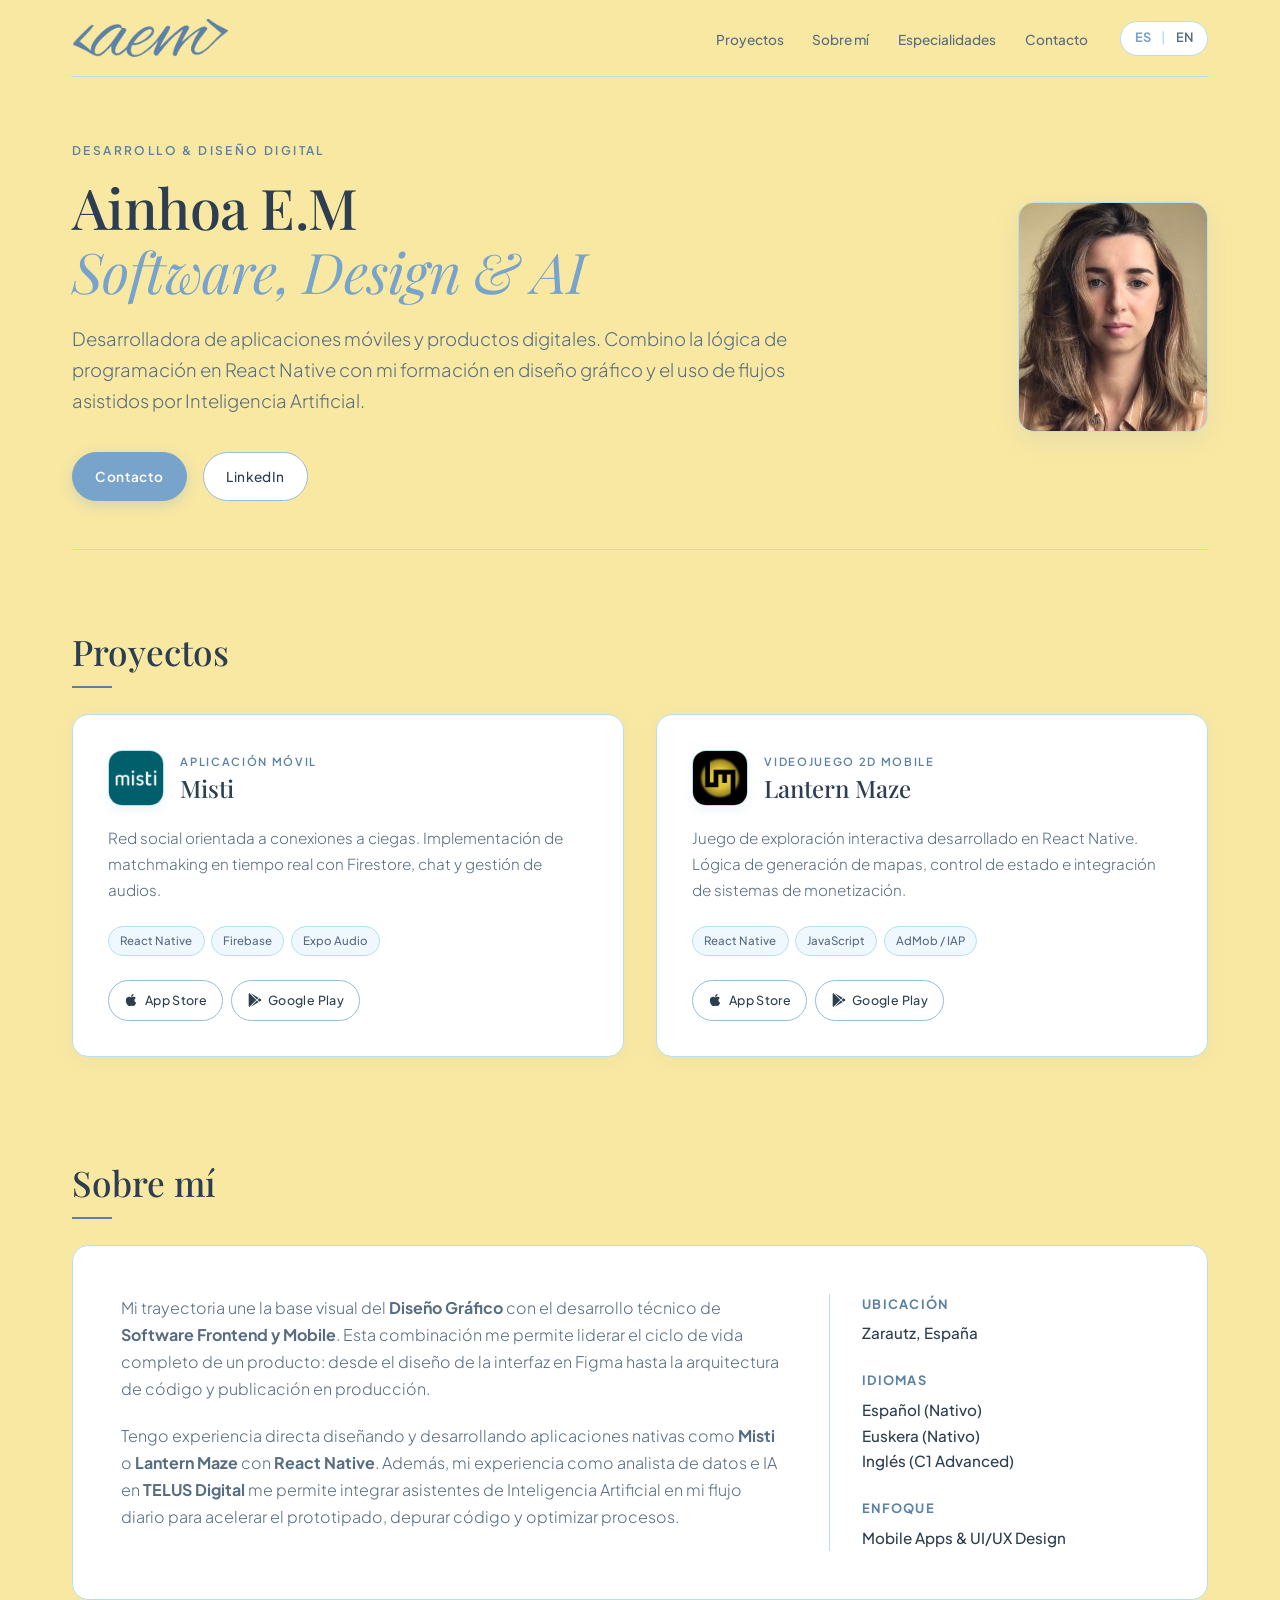
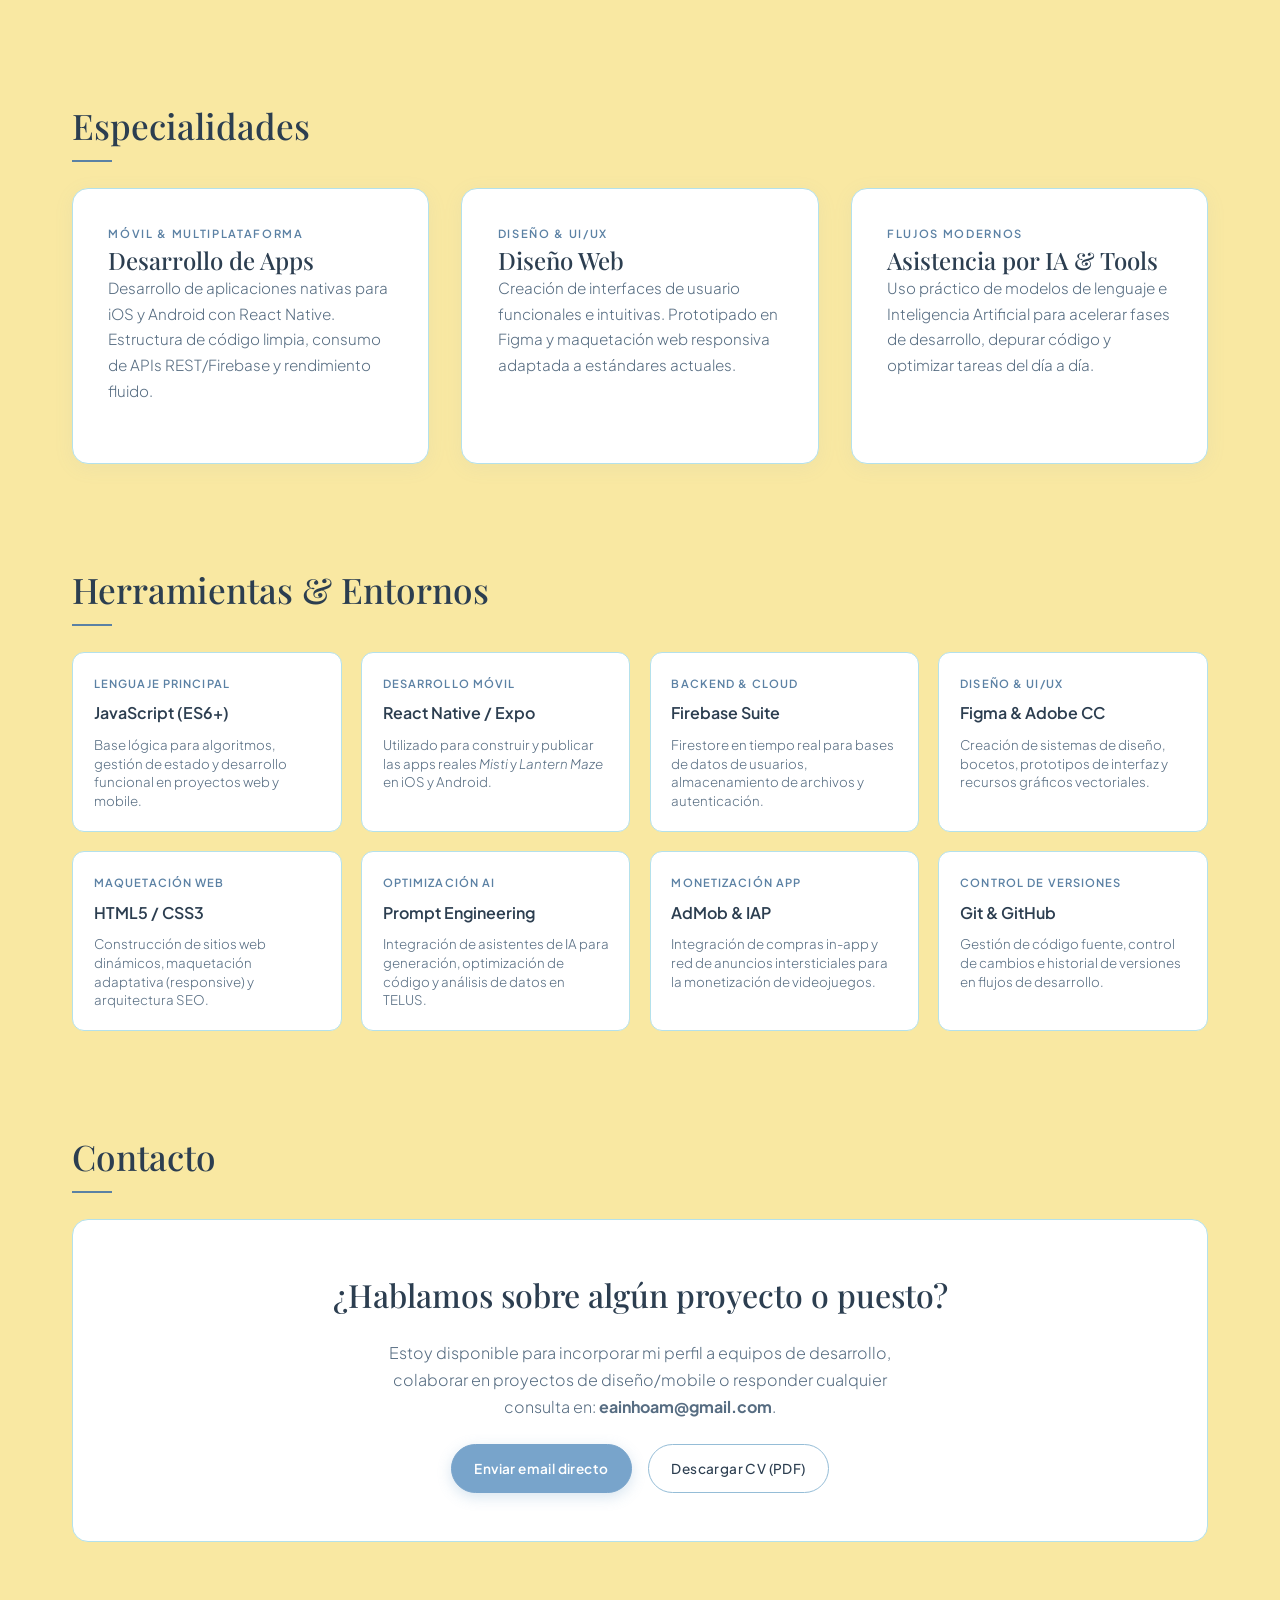
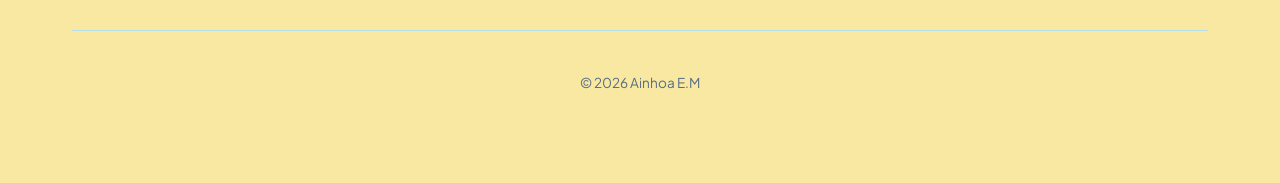
<file: index.html>
<!DOCTYPE html>
<html lang="es">
<head>
  <meta charset="UTF-8">
  <meta name="viewport" content="width=device-width, initial-scale=1.0">
  <title>Ainhoa E.M — Full Stack Developer & Designer</title>
  <link rel="icon" type="image/png" href="./img/aemlogoazul.png">
  <link rel="apple-touch-icon" href="./img/aemlogoazul.png">
  <!-- Google Fonts -->
  <link rel="preconnect" href="https://fonts.googleapis.com">
  <link rel="preconnect" href="https://fonts.gstatic.com" crossorigin>
  <link href="https://fonts.googleapis.com/css2?family=Playfair+Display:ital,wght@0,500;0,600;1,400&family=Plus+Jakarta+Sans:wght@300;400;500;600&display=swap" rel="stylesheet">

  <!-- Hoja de Estilos Externa -->
  <link rel="stylesheet" href="styles.css">
</head>
<body>

  <!-- NAVEGACIÓN PRINCIPAL -->
  <nav>
    <a href="#" class="nav-logo">
     <img src="./img/logoazul.png" alt="AEM Logo" class="nav-logo-img">
    </a>
    <div class="nav-right">
      <ul class="nav-links">
        <li><a href="#proyectos">Proyectos</a></li>
        <li><a href="#sobre-mi">Sobre mí</a></li>
        <li><a href="#servicios">Especialidades</a></li>
        <li><a href="#contacto">Contacto</a></li>
      </ul>
      <div class="lang-switch">
        <a href="#" class="active">ES</a>
        <span>|</span>
        <a href="index-en.html">EN</a>
      </div>
    </div>
  </nav>

  <!-- HEADER / HERO -->
  <header class="hero-container">
    <div class="hero-content">
      <span class="subtitle-label">Desarrollo & Diseño Digital</span>
      <h1>Ainhoa E.M <br><i>Software, Design & AI</i></h1>
      <p class="bio">
        Desarrolladora de aplicaciones móviles y productos digitales. Combino la lógica de programación en React Native con mi formación en diseño gráfico y el uso de flujos asistidos por Inteligencia Artificial.
      </p>
      <div class="contact-bar">
        <a href="#contacto" class="btn btn-primary">Contacto</a>
        <a href="https://www.linkedin.com/in/ainhoaem" target="_blank" class="btn">LinkedIn</a>
      </div>
    </div>
    <div class="hero-avatar-wrapper">
      <img src="./img/profile.jpg" alt="Ainhoa E.M" class="hero-avatar">
    </div>
  </header>

  <!-- PROYECTOS DESTACADOS -->
  <section id="proyectos" class="reveal">
    <h2 class="section-title">Proyectos</h2>
    <div class="grid-2">
     
      <!-- MISTI -->
      <div class="card project-card">
        <div>
          <div class="project-header">
            <img src="./img/iconmisti.png" alt="Logo Misti" class="project-logo">
            <div>
              <span class="card-category">Aplicación Móvil</span>
              <h3>Misti</h3>
            </div>
          </div>
          <p>Red social orientada a conexiones a ciegas. Implementación de matchmaking en tiempo real con Firestore, chat y gestión de audios.</p>
          <div class="tags">
            <span class="tag">React Native</span>
            <span class="tag">Firebase</span>
            <span class="tag">Expo Audio</span>
          </div>
        </div>
        <div class="card-actions">
          <a href="https://apps.apple.com/es/app/misti/id6782328166" target="_blank" class="btn btn-store">
            <svg class="store-icon" viewBox="0 0 384 512" fill="currentColor"><path d="M318.7 268.7c-.2-36.7 16.4-64.4 50-84.8-18.8-26.9-47.2-41.7-84.7-44.6-35.5-2.8-74.3 20.7-88.5 20.7-15 0-49.4-19.7-76.4-19.7C63.3 141.2 4 184.8 4 273.5q0 39.3 14.4 81.2c12.8 36.7 59 126.7 107.2 125.2 25.2-.6 43-17.9 75.8-17.9 31.8 0 48.3 17.9 76.4 17.9 48.6-.7 90.4-82.5 102.6-119.3-65.2-30.7-61.7-90-61.7-91.9zm-56.6-164.2c27.3-32.4 24.8-61.9 24-72.5-24.1 1.4-52 16.4-67.9 34.9-17.5 19.8-27.8 44.3-25.6 71.9 26.1 2 52.3-13.8 69.5-34.3z"/></svg>
            App Store
          </a>
          <a href="https://play.google.com/store/apps/details?id=com.eainhoam.misti" target="_blank" class="btn btn-store">
            <svg class="store-icon" viewBox="0 0 512 512" fill="currentColor"><path d="M325.3 234.3L104.6 13l280.8 161.2-60.1 60.1zM47 0C34 6.8 25.3 19.2 25.3 35.3v441.3c0 16.1 8.7 28.5 21.7 35.3l256.6-256L47 0zm425.2 225.6l-58.9-34.1-65.7 64.5 65.7 64.5 60.1-34.1c18-14.3 18-46.5-1.2-60.8zM104.6 499l220.7-221.3 60.1 60.1L104.6 499z"/></svg>
            Google Play
          </a>
        </div>
      </div>

      <!-- LANTERN MAZE -->
      <div class="card project-card">
        <div>
          <div class="project-header">
            <img src="./img/iconlantern.png" alt="Logo Lantern Maze" class="project-logo">
            <div>
              <span class="card-category">Videojuego 2D Mobile</span>
              <h3>Lantern Maze</h3>
            </div>
          </div>
          <p>Juego de exploración interactiva desarrollado en React Native. Lógica de generación de mapas, control de estado e integración de sistemas de monetización.</p>
          <div class="tags">
            <span class="tag">React Native</span>
            <span class="tag">JavaScript</span>
            <span class="tag">AdMob / IAP</span>
          </div>
        </div>
        <div class="card-actions">
          <a href="https://apps.apple.com/es/app/lantern-maze/id6813588997" target="_blank" class="btn btn-store">
            <svg class="store-icon" viewBox="0 0 384 512" fill="currentColor"><path d="M318.7 268.7c-.2-36.7 16.4-64.4 50-84.8-18.8-26.9-47.2-41.7-84.7-44.6-35.5-2.8-74.3 20.7-88.5 20.7-15 0-49.4-19.7-76.4-19.7C63.3 141.2 4 184.8 4 273.5q0 39.3 14.4 81.2c12.8 36.7 59 126.7 107.2 125.2 25.2-.6 43-17.9 75.8-17.9 31.8 0 48.3 17.9 76.4 17.9 48.6-.7 90.4-82.5 102.6-119.3-65.2-30.7-61.7-90-61.7-91.9zm-56.6-164.2c27.3-32.4 24.8-61.9 24-72.5-24.1 1.4-52 16.4-67.9 34.9-17.5 19.8-27.8 44.3-25.6 71.9 26.1 2 52.3-13.8 69.5-34.3z"/></svg>
            App Store
          </a>
          <a href="https://play.google.com/store/apps/details?id=com.game.lanternmaze" target="_blank" class="btn btn-store">
            <svg class="store-icon" viewBox="0 0 512 512" fill="currentColor"><path d="M325.3 234.3L104.6 13l280.8 161.2-60.1 60.1zM47 0C34 6.8 25.3 19.2 25.3 35.3v441.3c0 16.1 8.7 28.5 21.7 35.3l256.6-256L47 0zm425.2 225.6l-58.9-34.1-65.7 64.5 65.7 64.5 60.1-34.1c18-14.3 18-46.5-1.2-60.8zM104.6 499l220.7-221.3 60.1 60.1L104.6 499z"/></svg>
            Google Play
          </a>
        </div>
      </div>

    </div>
  </section>

  <!-- SOBRE MÍ -->
  <section id="sobre-mi" class="reveal">
    <h2 class="section-title">Sobre mí</h2>
    <div class="about-box">
      <div class="about-text">
        <p>
          Mi trayectoria une la base visual del <strong>Diseño Gráfico </strong> con el desarrollo técnico de <strong>Software Frontend y Mobile</strong>. Esta combinación me permite liderar el ciclo de vida completo de un producto: desde el diseño de la interfaz en Figma hasta la arquitectura de código y publicación en producción.
        </p>
        <p>
          Tengo experiencia directa diseñando y desarrollando aplicaciones nativas como <strong>Misti</strong> o <strong>Lantern Maze</strong> con <strong>React Native</strong>. Además, mi experiencia como analista de datos e IA en <strong>TELUS Digital</strong> me permite integrar asistentes de Inteligencia Artificial en mi flujo diario para acelerar el prototipado, depurar código y optimizar procesos.
        </p>
      </div>
      <div class="about-highlights">
        <div class="highlight-item">
          <h4>Ubicación</h4>
          <p>Zarautz, España</p>
        </div>
        <div class="highlight-item">
          <h4>Idiomas</h4>
          <p>Español (Nativo)<br>Euskera (Nativo)<br>Inglés (C1 Advanced)</p>
        </div>
        <div class="highlight-item">
          <h4>Enfoque</h4>
          <p>Mobile Apps & UI/UX Design</p>
        </div>
      </div>
    </div>
  </section>

  <!-- SERVICIOS / ESPECIALIDADES -->
  <section id="servicios" class="reveal">
    <h2 class="section-title">Especialidades</h2>
    <div class="grid-3">
      <div class="card">
        <div>
          <span class="card-category">Móvil & Multiplataforma</span>
          <h3>Desarrollo de Apps</h3>
          <p>Desarrollo de aplicaciones nativas para iOS y Android con React Native. Estructura de código limpia, consumo de APIs REST/Firebase y rendimiento fluido.</p>
        </div>
      </div>
      <div class="card">
        <div>
          <span class="card-category">Diseño & UI/UX</span>
          <h3>Diseño Web</h3>
          <p>Creación de interfaces de usuario funcionales e intuitivas. Prototipado en Figma y maquetación web responsiva adaptada a estándares actuales.</p>
        </div>
      </div>
      <div class="card">
        <div>
          <span class="card-category">Flujos modernos</span>
          <h3>Asistencia por IA & Tools</h3>
          <p>Uso práctico de modelos de lenguaje e Inteligencia Artificial para acelerar fases de desarrollo, depurar código y optimizar tareas del día a día.</p>
        </div>
      </div>
    </div>
  </section>

  <!-- STACK TÉCNICO -->
  <section id="stack" class="reveal">
    <h2 class="section-title">Herramientas & Entornos</h2>
    <div class="skills-grid">
     
      <div class="skill-item">
        <span class="skill-category">Lenguaje principal</span>
        <span class="skill-name">JavaScript (ES6+)</span>
        <span class="skill-desc">Base lógica para algoritmos, gestión de estado y desarrollo funcional en proyectos web y mobile.</span>
      </div>

      <div class="skill-item">
        <span class="skill-category">Desarrollo Móvil</span>
        <span class="skill-name">React Native / Expo</span>
        <span class="skill-desc">Utilizado para construir y publicar las apps reales <i>Misti</i> y <i>Lantern Maze</i> en iOS y Android.</span>
      </div>

      <div class="skill-item">
        <span class="skill-category">Backend & Cloud</span>
        <span class="skill-name">Firebase Suite</span>
        <span class="skill-desc">Firestore en tiempo real para bases de datos de usuarios, almacenamiento de archivos y autenticación.</span>
      </div>

      <div class="skill-item">
        <span class="skill-category">Diseño & UI/UX</span>
        <span class="skill-name">Figma & Adobe CC</span>
        <span class="skill-desc">Creación de sistemas de diseño, bocetos, prototipos de interfaz y recursos gráficos vectoriales.</span>
      </div>

      <div class="skill-item">
        <span class="skill-category">Maquetación Web</span>
        <span class="skill-name">HTML5 / CSS3</span>
        <span class="skill-desc">Construcción de sitios web dinámicos, maquetación adaptativa (responsive) y arquitectura SEO.</span>
      </div>

      <div class="skill-item">
        <span class="skill-category">Optimización AI</span>
        <span class="skill-name">Prompt Engineering</span>
        <span class="skill-desc">Integración de asistentes de IA para generación, optimización de código y análisis de datos en TELUS.</span>
      </div>

      <div class="skill-item">
        <span class="skill-category">Monetización App</span>
        <span class="skill-name">AdMob & IAP</span>
        <span class="skill-desc">Integración de compras in-app y red de anuncios intersticiales para la monetización de videojuegos.</span>
      </div>

      <div class="skill-item">
        <span class="skill-category">Control de Versiones</span>
        <span class="skill-name">Git & GitHub</span>
        <span class="skill-desc">Gestión de código fuente, control de cambios e historial de versiones en flujos de desarrollo.</span>
      </div>

    </div>
  </section>

  <!-- CONTACTO -->
  <section id="contacto" class="reveal">
    <h2 class="section-title">Contacto</h2>
    <div class="contact-box">
      <h3>¿Hablamos sobre algún proyecto o puesto?</h3>
      <p>Estoy disponible para incorporar mi perfil a equipos de desarrollo, colaborar en proyectos de diseño/mobile o responder cualquier consulta en: <strong>eainhoam@gmail.com</strong>.</p>
      <div style="display: flex; gap: 1rem; justify-content: center; flex-wrap: wrap; align-items: center;">
        <a href="mailto:eainhoam@gmail.com" class="btn btn-primary">Enviar email directo</a>
        <a href="AinhoaEtxeberria_cv.pdf" target="_blank" class="btn">Descargar CV (PDF)</a>
      </div>
    </div>
  </section>

  <!-- FOOTER -->
  <footer>
    <p>© 2026 Ainhoa E.M</p>
  </footer>
<!-- SCRIPT PARA ACTIVAR LAS ANIMACIONES DE SCROLL -->
  <script>
    function revealOnScroll() {
      const reveals = document.querySelectorAll('.reveal');
      const windowHeight = window.innerHeight;
      
      reveals.forEach(element => {
        const elementTop = element.getBoundingClientRect().top;
        const revealPoint = 100;
        
        if (elementTop < windowHeight - revealPoint) {
          element.classList.add('active');
        }
      });
    }

    window.addEventListener('scroll', revealOnScroll);
    window.addEventListener('load', revealOnScroll);
  </script>
</body>
</html>
</body>
</html>
</file>
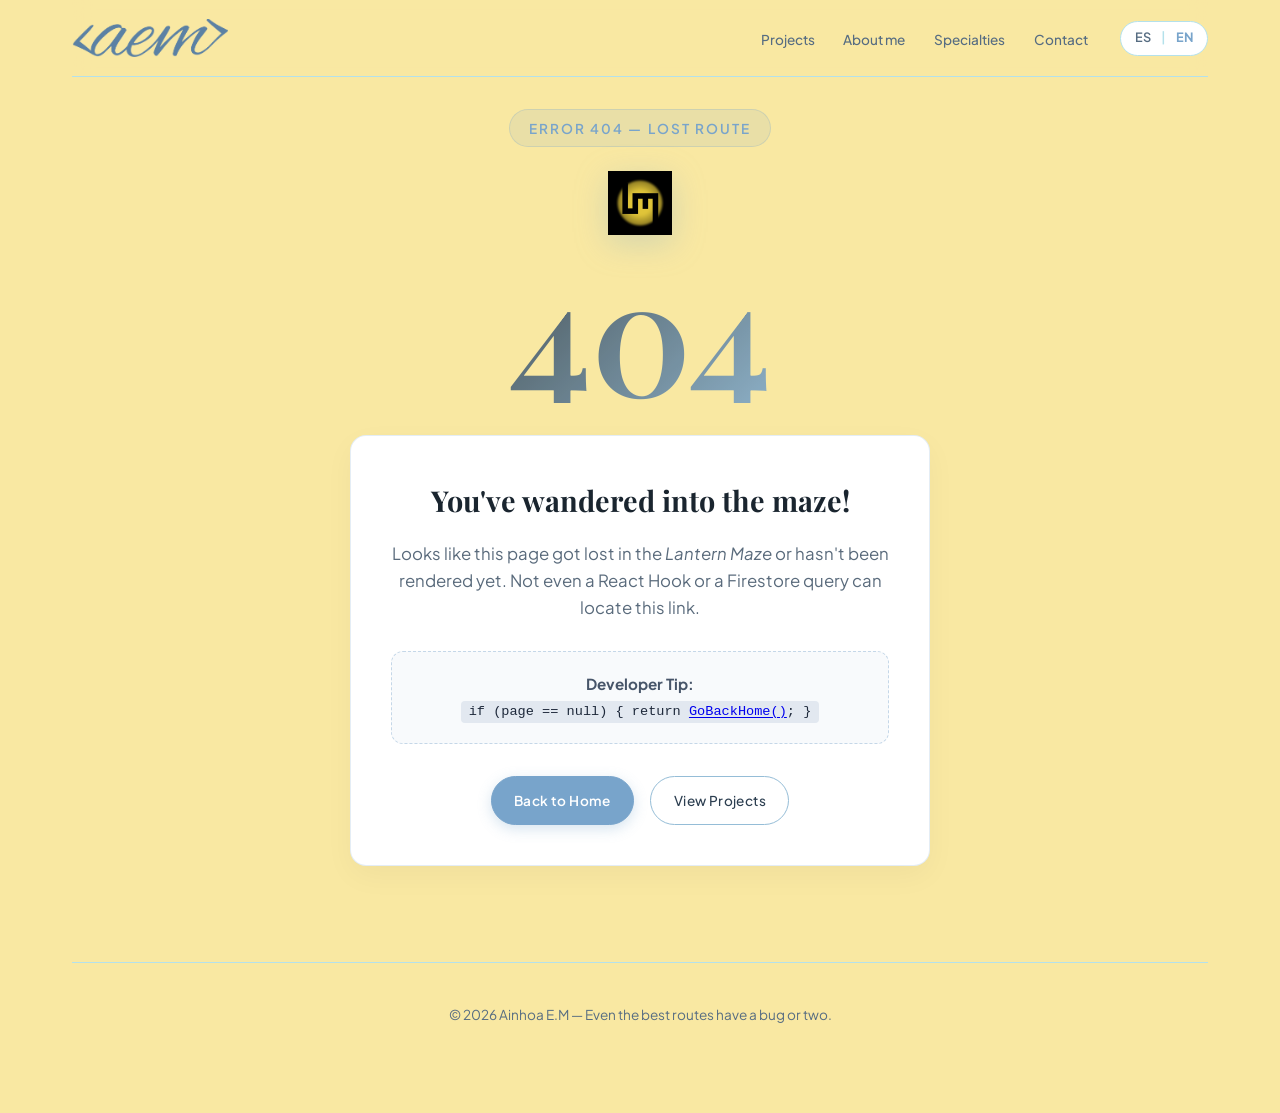
<file: 404-en.html>
<!DOCTYPE html>
<html lang="en">
<head>
  <meta charset="UTF-8">
  <meta name="viewport" content="width=device-width, initial-scale=1.0">
  <title>404 — Page Not Found | Ainhoa E.M</title>
  <link rel="icon" type="image/png" href="./img/aemlogoazul.png">
  <link rel="apple-touch-icon" href="./img/aemlogoazul.png">
  <!-- Google Fonts -->
  <link rel="preconnect" href="https://fonts.googleapis.com">
  <link rel="preconnect" href="https://fonts.gstatic.com" crossorigin>
  <link href="https://fonts.googleapis.com/css2?family=Playfair+Display:ital,wght@0,500;0,600;1,400&family=Plus+Jakarta+Sans:wght@300;400;500;600&display=swap" rel="stylesheet">

  <!-- External Stylesheet -->
  <link rel="stylesheet" href="styles.css">

  <style>
    /* Specific styles for the 404 page */
    .error-page-wrapper {
      min-height: 85vh;
      display: flex;
      flex-direction: column;
      justify-content: center;
      align-items: center;
      text-align: center;
      padding: 2rem;
      position: relative;
    }

    .error-code-badge {
      display: inline-block;
      font-size: 0.85rem;
      font-weight: 600;
      letter-spacing: 0.15em;
      text-transform: uppercase;
      color: #78a4cb;
      background: rgba(120, 164, 203, 0.12);
      padding: 0.4rem 1.2rem;
      border-radius: 20px;
      margin-bottom: 1.5rem;
      border: 1px solid rgba(120, 164, 203, 0.25);
    }

    .error-title-huge {
      font-family: 'Playfair Display', serif;
      font-size: clamp(5rem, 15vw, 10rem);
      font-weight: 600;
      line-height: 0.9;
      margin: 0;
      background: linear-gradient(135deg, #2c3e50, #78a4cb);
      -webkit-background-clip: text;
      -webkit-text-fill-color: transparent;
      opacity: 0.85;
    }

    .error-card {
      max-width: 580px;
      margin-top: 2rem;
      background: #ffffff;
      padding: 2.5rem;
      border-radius: 16px;
      box-shadow: 0 10px 30px rgba(0,0,0,0.04);
      border: 1px solid rgba(120, 164, 203, 0.2);
    }

    .error-card h2 {
      font-family: 'Playfair Display', serif;
      font-size: 1.8rem;
      margin-bottom: 1rem;
      color: #1a252f;
    }

    .error-card p {
      color: #5a6b7c;
      font-size: 1.05rem;
      line-height: 1.6;
      margin-bottom: 1.8rem;
    }

    .mini-game-box {
      background: #f8fafc;
      border-radius: 12px;
      padding: 1.2rem;
      margin-bottom: 2rem;
      border: 1px dashed rgba(120, 164, 203, 0.4);
      font-size: 0.95rem;
      color: #475569;
    }

    .mini-game-box code {
      background: #e2e8f0;
      padding: 0.2rem 0.5rem;
      border-radius: 4px;
      font-size: 0.85rem;
      color: #1e293b;
    }

    .error-actions {
      display: flex;
      gap: 1rem;
      justify-content: center;
      flex-wrap: wrap;
    }

    .floating-lantern {
      width: 64px;
      height: 64px;
      margin: 0 auto 1.5rem auto;
      filter: drop-shadow(0 8px 16px rgba(120,164,203,0.3));
      animation: floatLantern 4s ease-in-out infinite;
    }

    @keyframes floatLantern {
      0%, 100% { transform: translateY(0px) rotate(-3deg); }
      50% { transform: translateY(-12px) rotate(3deg); }
    }
  </style>
</head>
<body>

  <!-- MAIN NAVIGATION -->
  <nav>
    <a href="index-en.html" class="nav-logo">
      <img src="./img/logoazul.png" alt="AEM Logo" class="nav-logo-img">
    </a>
    <div class="nav-right">
      <ul class="nav-links">
        <li><a href="index-en.html#proyectos">Projects</a></li>
        <li><a href="index-en.html#sobre-mi">About me</a></li>
        <li><a href="index-en.html#servicios">Specialties</a></li>
        <li><a href="index-en.html#contacto">Contact</a></li>
      </ul>
      <div class="lang-switch">
        <a href="404.html">ES</a>
        <span>|</span>
        <a href="404-en.html" class="active">EN</a>
      </div>
    </div>
  </nav>

  <!-- 404 MAIN CONTENT -->
  <main class="error-page-wrapper">
    <div class="error-code-badge">Error 404 — Lost Route</div>
    
    <img src="./img/iconlantern.png" alt="Lantern Maze Icon" class="floating-lantern">

    <h1 class="error-title-huge">404</h1>

    <div class="error-card">
      <h2>You've wandered into the maze!</h2>
      <p>
        Looks like this page got lost in the <i>Lantern Maze</i> or hasn't been rendered yet. Not even a React Hook or a Firestore query can locate this link.
      </p>

      <div class="mini-game-box">
         <strong>Developer Tip:</strong><br>
        <code>if (page == null) { return <a href="index-en.html">GoBackHome()</a>; }</code>
      </div>

      <div class="error-actions">
        <a href="index-en.html" class="btn btn-primary">Back to Home</a>
        <a href="index-en.html#proyectos" class="btn">View Projects</a>
      </div>
    </div>
  </main>

  <!-- FOOTER -->
  <footer>
    <p>© 2026 Ainhoa E.M — Even the best routes have a bug or two.</p>
  </footer>

</body>
</html>
</file>
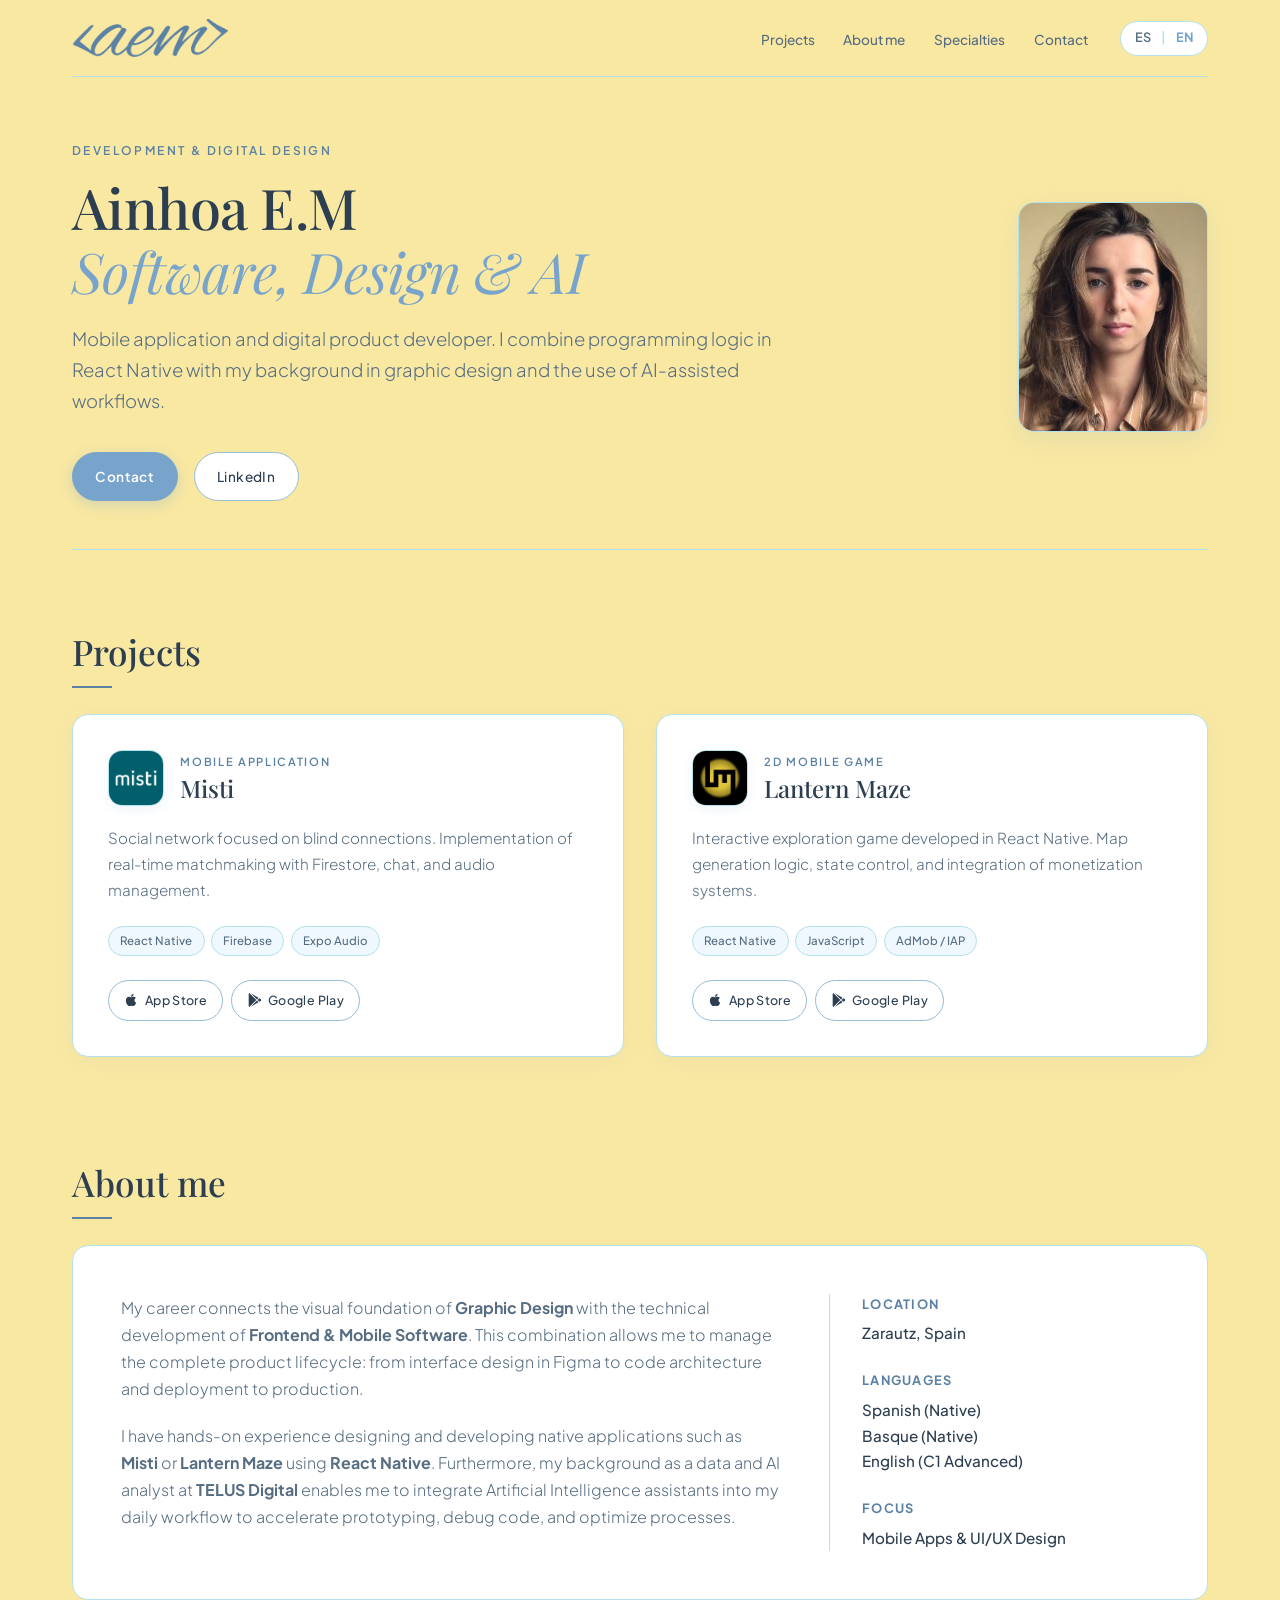
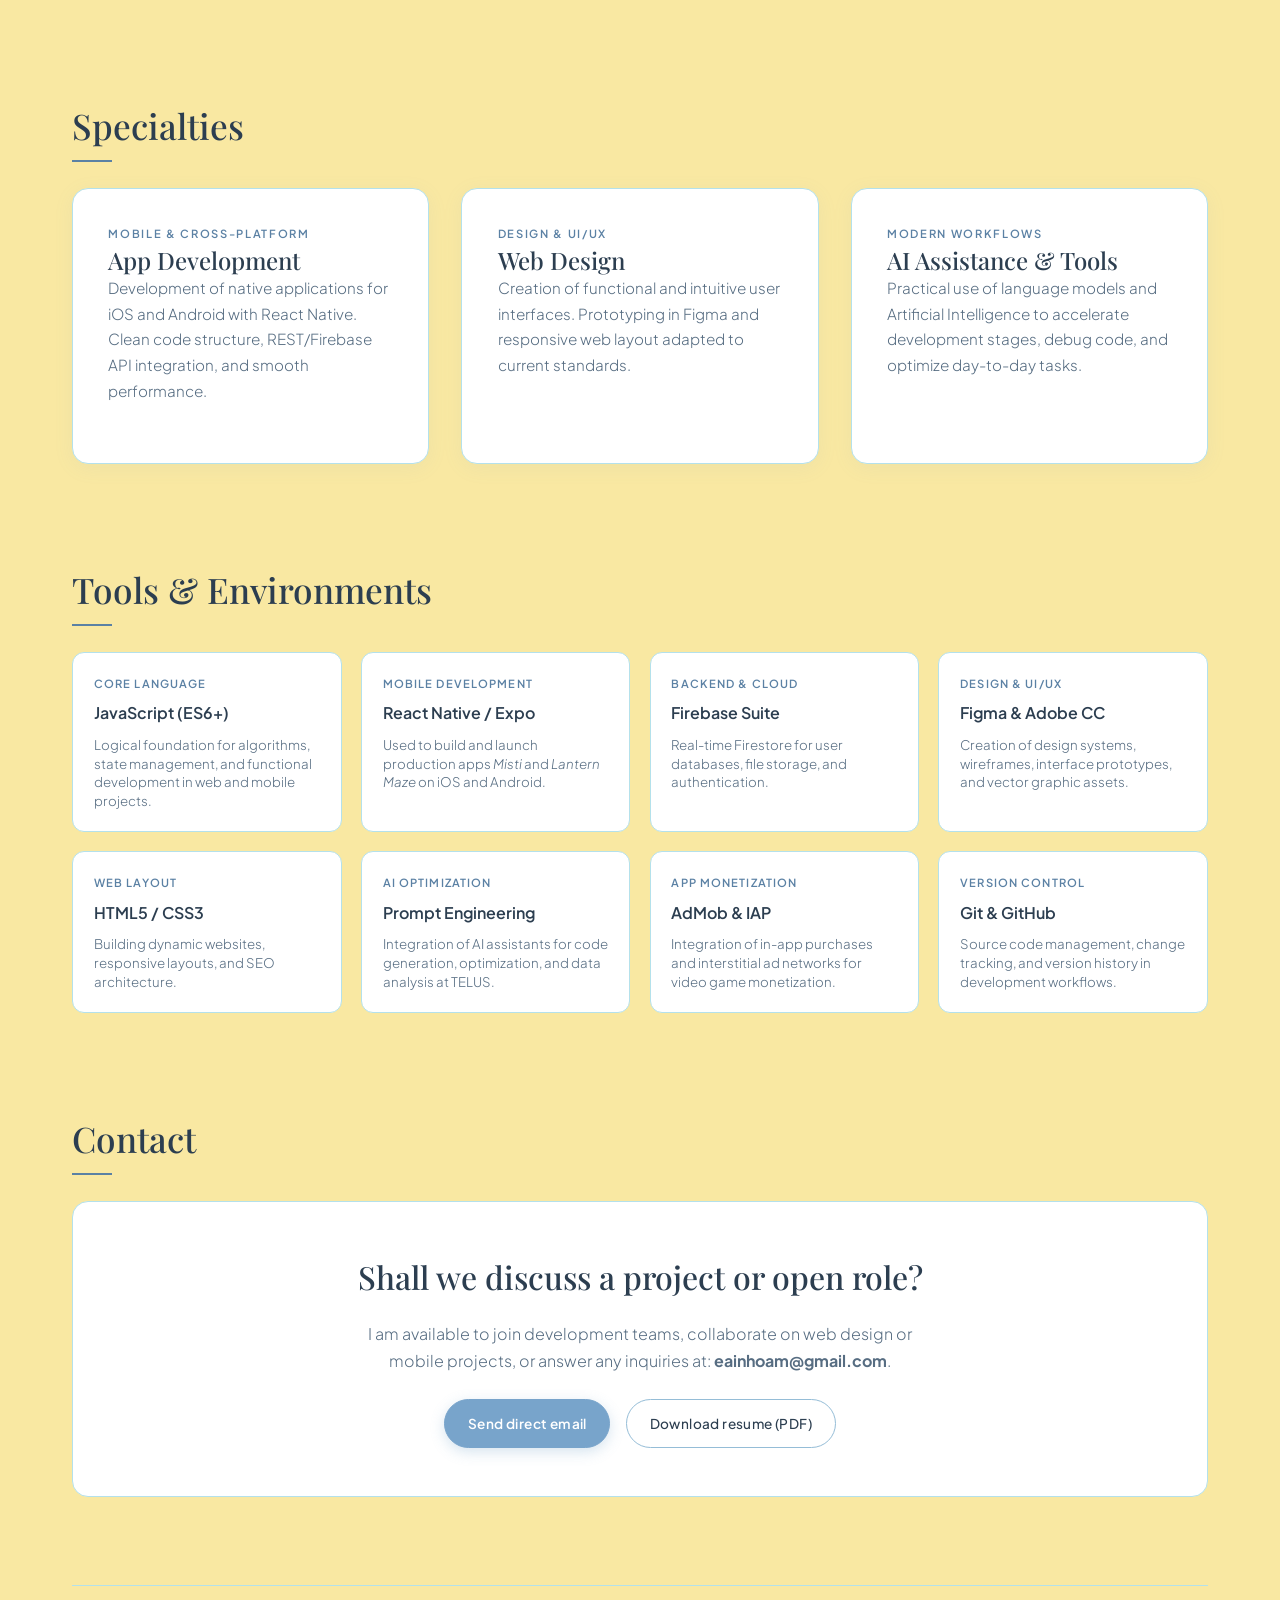
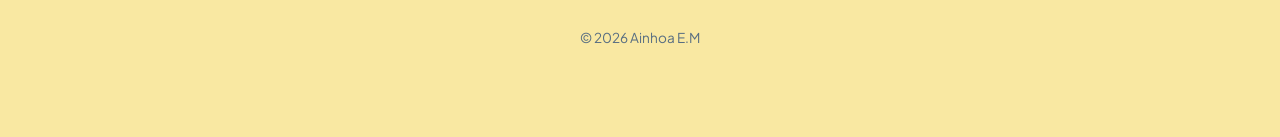
<file: index-en.html>
<!DOCTYPE html>
<html lang="en">
<head>
  <meta charset="UTF-8">
  <meta name="viewport" content="width=device-width, initial-scale=1.0">
  <title>Ainhoa E.M — Full Stack Developer & Designer</title>
  <link rel="icon" type="image/png" href="./img/aemlogoazul.png">
  <link rel="apple-touch-icon" href="./img/aemlogoazul.png">
  <!-- Google Fonts -->
  <link rel="preconnect" href="https://fonts.googleapis.com">
  <link rel="preconnect" href="https://fonts.gstatic.com" crossorigin>
  <link href="https://fonts.googleapis.com/css2?family=Playfair+Display:ital,wght@0,500;0,600;1,400&family=Plus+Jakarta+Sans:wght@300;400;500;600&display=swap" rel="stylesheet">

  <!-- External Stylesheet -->
  <link rel="stylesheet" href="styles.css">
</head>
<body>

  <!-- MAIN NAVIGATION -->
  <nav>
    <a href="#" class="nav-logo">
      <img src="./img/logoazul.png" alt="AEM Logo" class="nav-logo-img">
    </a>
    <div class="nav-right">
      <ul class="nav-links">
        <li><a href="#proyectos">Projects</a></li>
        <li><a href="#sobre-mi">About me</a></li>
        <li><a href="#servicios">Specialties</a></li>
        <li><a href="#contacto">Contact</a></li>
      </ul>
      <div class="lang-switch">
        <a href="index.html">ES</a>
        <span>|</span>
        <a href="#" class="active">EN</a>
      </div>
    </div>
  </nav>

  <!-- HEADER / HERO -->
  <header class="hero-container">
    <div class="hero-content">
      <span class="subtitle-label">Development & Digital Design</span>
      <h1>Ainhoa E.M <br><i>Software, Design & AI</i></h1>
      <p class="bio">
        Mobile application and digital product developer. I combine programming logic in React Native with my background in graphic design and the use of AI-assisted workflows.
      </p>
      <div class="contact-bar">
        <a href="#contacto" class="btn btn-primary">Contact</a>
        <a href="https://www.linkedin.com/in/ainhoaem" target="_blank" class="btn">LinkedIn</a>
      </div>
    </div>
    <div class="hero-avatar-wrapper">
      <img src="./img/profile.jpg" alt="Ainhoa E.M" class="hero-avatar">
    </div>
  </header>

  <!-- FEATURED PROJECTS -->
  <section id="proyectos" class="reveal">
    <h2 class="section-title">Projects</h2>
    <div class="grid-2">
    
      <!-- MISTI -->
      <div class="card project-card">
        <div>
          <div class="project-header">
            <img src="./img/iconmisti.png" alt="Misti Logo" class="project-logo">
            <div>
              <span class="card-category">Mobile Application</span>
              <h3>Misti</h3>
            </div>
          </div>
          <p>Social network focused on blind connections. Implementation of real-time matchmaking with Firestore, chat, and audio management.</p>
          <div class="tags">
            <span class="tag">React Native</span>
            <span class="tag">Firebase</span>
            <span class="tag">Expo Audio</span>
          </div>
        </div>
        <div class="card-actions">
          <a href="https://apps.apple.com/es/app/misti/id6782328166" target="_blank" class="btn btn-store">
            <svg class="store-icon" viewBox="0 0 384 512" fill="currentColor"><path d="M318.7 268.7c-.2-36.7 16.4-64.4 50-84.8-18.8-26.9-47.2-41.7-84.7-44.6-35.5-2.8-74.3 20.7-88.5 20.7-15 0-49.4-19.7-76.4-19.7C63.3 141.2 4 184.8 4 273.5q0 39.3 14.4 81.2c12.8 36.7 59 126.7 107.2 125.2 25.2-.6 43-17.9 75.8-17.9 31.8 0 48.3 17.9 76.4 17.9 48.6-.7 90.4-82.5 102.6-119.3-65.2-30.7-61.7-90-61.7-91.9zm-56.6-164.2c27.3-32.4 24.8-61.9 24-72.5-24.1 1.4-52 16.4-67.9 34.9-17.5 19.8-27.8 44.3-25.6 71.9 26.1 2 52.3-13.8 69.5-34.3z"/></svg>
            App Store
          </a>
          <a href="https://play.google.com/store/apps/details?id=com.eainhoam.misti" target="_blank" class="btn btn-store">
            <svg class="store-icon" viewBox="0 0 512 512" fill="currentColor"><path d="M325.3 234.3L104.6 13l280.8 161.2-60.1 60.1zM47 0C34 6.8 25.3 19.2 25.3 35.3v441.3c0 16.1 8.7 28.5 21.7 35.3l256.6-256L47 0zm425.2 225.6l-58.9-34.1-65.7 64.5 65.7 64.5 60.1-34.1c18-14.3 18-46.5-1.2-60.8zM104.6 499l220.7-221.3 60.1 60.1L104.6 499z"/></svg>
            Google Play
          </a>
        </div>
      </div>

      <!-- LANTERN MAZE -->
      <div class="card project-card">
        <div>
          <div class="project-header">
            <img src="./img/iconlantern.png" alt="Lantern Maze Logo" class="project-logo">
            <div>
              <span class="card-category">2D Mobile Game</span>
              <h3>Lantern Maze</h3>
            </div>
          </div>
          <p>Interactive exploration game developed in React Native. Map generation logic, state control, and integration of monetization systems.</p>
          <div class="tags">
            <span class="tag">React Native</span>
            <span class="tag">JavaScript</span>
            <span class="tag">AdMob / IAP</span>
          </div>
        </div>
        <div class="card-actions">
          <a href="https://apps.apple.com/es/app/lantern-maze/id6813588997" target="_blank" class="btn btn-store">
            <svg class="store-icon" viewBox="0 0 384 512" fill="currentColor"><path d="M318.7 268.7c-.2-36.7 16.4-64.4 50-84.8-18.8-26.9-47.2-41.7-84.7-44.6-35.5-2.8-74.3 20.7-88.5 20.7-15 0-49.4-19.7-76.4-19.7C63.3 141.2 4 184.8 4 273.5q0 39.3 14.4 81.2c12.8 36.7 59 126.7 107.2 125.2 25.2-.6 43-17.9 75.8-17.9 31.8 0 48.3 17.9 76.4 17.9 48.6-.7 90.4-82.5 102.6-119.3-65.2-30.7-61.7-90-61.7-91.9zm-56.6-164.2c27.3-32.4 24.8-61.9 24-72.5-24.1 1.4-52 16.4-67.9 34.9-17.5 19.8-27.8 44.3-25.6 71.9 26.1 2 52.3-13.8 69.5-34.3z"/></svg>
            App Store
          </a>
          <a href="https://play.google.com/store/apps/details?id=com.game.lanternmaze" target="_blank" class="btn btn-store">
            <svg class="store-icon" viewBox="0 0 512 512" fill="currentColor"><path d="M325.3 234.3L104.6 13l280.8 161.2-60.1 60.1zM47 0C34 6.8 25.3 19.2 25.3 35.3v441.3c0 16.1 8.7 28.5 21.7 35.3l256.6-256L47 0zm425.2 225.6l-58.9-34.1-65.7 64.5 65.7 64.5 60.1-34.1c18-14.3 18-46.5-1.2-60.8zM104.6 499l220.7-221.3 60.1 60.1L104.6 499z"/></svg>
            Google Play
          </a>
        </div>
      </div>

    </div>
  </section>

  <!-- ABOUT ME -->
  <section id="sobre-mi" class="reveal">
    <h2 class="section-title">About me</h2>
    <div class="about-box">
      <div class="about-text">
        <p>
          My career connects the visual foundation of <strong>Graphic Design</strong> with the technical development of <strong>Frontend & Mobile Software</strong>. This combination allows me to manage the complete product lifecycle: from interface design in Figma to code architecture and deployment to production.
        </p>
        <p>
          I have hands-on experience designing and developing native applications such as <strong>Misti</strong> or <strong>Lantern Maze</strong> using <strong>React Native</strong>. Furthermore, my background as a data and AI analyst at <strong>TELUS Digital</strong> enables me to integrate Artificial Intelligence assistants into my daily workflow to accelerate prototyping, debug code, and optimize processes.
        </p>
      </div>
      <div class="about-highlights">
        <div class="highlight-item">
          <h4>Location</h4>
          <p>Zarautz, Spain</p>
        </div>
        <div class="highlight-item">
          <h4>Languages</h4>
          <p>Spanish (Native)<br>Basque (Native)<br>English (C1 Advanced)</p>
        </div>
        <div class="highlight-item">
          <h4>Focus</h4>
          <p>Mobile Apps & UI/UX Design</p>
        </div>
      </div>
    </div>
  </section>

  <!-- SERVICES / SPECIALTIES -->
  <section id="servicios" class="reveal">
    <h2 class="section-title">Specialties</h2>
    <div class="grid-3">
      <div class="card">
        <div>
          <span class="card-category">Mobile & Cross-Platform</span>
          <h3>App Development</h3>
          <p>Development of native applications for iOS and Android with React Native. Clean code structure, REST/Firebase API integration, and smooth performance.</p>
        </div>
      </div>
      <div class="card">
        <div>
          <span class="card-category">Design & UI/UX</span>
          <h3>Web Design</h3>
          <p>Creation of functional and intuitive user interfaces. Prototyping in Figma and responsive web layout adapted to current standards.</p>
        </div>
      </div>
      <div class="card">
        <div>
          <span class="card-category">Modern Workflows</span>
          <h3>AI Assistance & Tools</h3>
          <p>Practical use of language models and Artificial Intelligence to accelerate development stages, debug code, and optimize day-to-day tasks.</p>
        </div>
      </div>
    </div>
  </section>

  <!-- TECHNICAL STACK -->
  <section id="stack" class="reveal">
    <h2 class="section-title">Tools & Environments</h2>
    <div class="skills-grid">
    
      <div class="skill-item">
        <span class="skill-category">Core Language</span>
        <span class="skill-name">JavaScript (ES6+)</span>
        <span class="skill-desc">Logical foundation for algorithms, state management, and functional development in web and mobile projects.</span>
      </div>

      <div class="skill-item">
        <span class="skill-category">Mobile Development</span>
        <span class="skill-name">React Native / Expo</span>
        <span class="skill-desc">Used to build and launch production apps <i>Misti</i> and <i>Lantern Maze</i> on iOS and Android.</span>
      </div>

      <div class="skill-item">
        <span class="skill-category">Backend & Cloud</span>
        <span class="skill-name">Firebase Suite</span>
        <span class="skill-desc">Real-time Firestore for user databases, file storage, and authentication.</span>
      </div>

      <div class="skill-item">
        <span class="skill-category">Design & UI/UX</span>
        <span class="skill-name">Figma & Adobe CC</span>
        <span class="skill-desc">Creation of design systems, wireframes, interface prototypes, and vector graphic assets.</span>
      </div>

      <div class="skill-item">
        <span class="skill-category">Web Layout</span>
        <span class="skill-name">HTML5 / CSS3</span>
        <span class="skill-desc">Building dynamic websites, responsive layouts, and SEO architecture.</span>
      </div>

      <div class="skill-item">
        <span class="skill-category">AI Optimization</span>
        <span class="skill-name">Prompt Engineering</span>
        <span class="skill-desc">Integration of AI assistants for code generation, optimization, and data analysis at TELUS.</span>
      </div>

      <div class="skill-item">
        <span class="skill-category">App Monetization</span>
        <span class="skill-name">AdMob & IAP</span>
        <span class="skill-desc">Integration of in-app purchases and interstitial ad networks for video game monetization.</span>
      </div>

      <div class="skill-item">
        <span class="skill-category">Version Control</span>
        <span class="skill-name">Git & GitHub</span>
        <span class="skill-desc">Source code management, change tracking, and version history in development workflows.</span>
      </div>

    </div>
  </section>

  <!-- CONTACT -->
  <section id="contacto" class="reveal">
    <h2 class="section-title">Contact</h2>
    <div class="contact-box">
      <h3>Shall we discuss a project or open role?</h3>
      <p>I am available to join development teams, collaborate on web design or mobile projects, or answer any inquiries at: <strong>eainhoam@gmail.com</strong>.</p>
      <div style="display: flex; gap: 1rem; justify-content: center; flex-wrap: wrap; align-items: center;">
        <a href="mailto:eainhoam@gmail.com" class="btn btn-primary">Send direct email</a>
        <a href="AinhoaEtxeberria_cv.pdf" target="_blank" class="btn">Download resume (PDF)</a>
      </div>
    </div>
  </section>

  <!-- FOOTER -->
  <footer>
    <p>© 2026 Ainhoa E.M</p>
  </footer>

  <!-- SCRIPT TO TRIGGER SCROLL ANIMATIONS -->
  <script>
    function revealOnScroll() {
      const reveals = document.querySelectorAll('.reveal');
      const windowHeight = window.innerHeight;
     
      reveals.forEach(element => {
        const elementTop = element.getBoundingClientRect().top;
        const revealPoint = 100;
       
        if (elementTop < windowHeight - revealPoint) {
          element.classList.add('active');
        }
      });
    }

    window.addEventListener('scroll', revealOnScroll);
    window.addEventListener('load', revealOnScroll);
  </script>
</body>
</html>
</file>
<file: styles.css>
:root {
  --bg: #F9E8A2;             /* Amarillo crema pastel (Fondo general) */
  --surface: #ffffff;       /* Blanco puro (Tarjetas e interior) */
  --card-bg: #fffcf0;       /* Fondo ligero secundario */
  --primary: #78A4CB;       /* Azul medio (Botones principales, acentos) */
  --primary-hover: #5e8bb3;
  --accent: #5b81a4;        /* Azul de contraste (Subtítulos y etiquetas) */
  --border: #B4E1EB;        /* Azul menta claro (Bordes y separadores) */
  --border-highlight: #95BDD7;
  --text: #2c3e50;          /* Azul marino oscuro (Texto principal de alta legibilidad) */
  --text-muted: #576d82;    /* Azul grisáceo (Texto secundario) */
  --font-heading: 'Playfair Display', Georgia, serif;
  --font-body: 'Plus Jakarta Sans', -apple-system, sans-serif;
}

html {
  scroll-behavior: smooth;
}

* {
  box-sizing: border-box;
  margin: 0;
  padding: 0;
}

body {
  background-color: var(--bg);
  color: var(--text);
  font-family: var(--font-body);
  line-height: 1.7;
  padding: 0 2rem 3rem 2rem;
  max-width: 1200px;
  margin: 0 auto;
  -webkit-font-smoothing: antialiased;
}

/* NAV NAVEGACIÓN FIJA */
nav {
  position: sticky;
  top: 0;
  background: rgba(249, 232, 162, 0.92);
  backdrop-filter: blur(10px);
  display: flex;
  justify-content: space-between;
  align-items: center;
  padding: 1.2rem 0;
  border-bottom: 1px solid var(--border);
  z-index: 100;
}

.nav-logo {
  display: flex;
  align-items: center;
  text-decoration: none;
}

.nav-logo-img {
  height: 38px; /* Ajusta la altura de las letras del logo */
  width: auto;
  transition: transform 0.3s ease;
}

.nav-logo-img:hover {
  transform: scale(1.05); /* Ligero micro-interacción al pasar el ratón */
}

.nav-right {
  display: flex;
  align-items: center;
  gap: 2rem;
}

.nav-links {
  display: flex;
  gap: 1.8rem;
  list-style: none;
}

.nav-links a {
  text-decoration: none;
  color: var(--text-muted);
  font-size: 0.85rem;
  font-weight: 500;
  transition: color 0.2s ease;
}

.nav-links a:hover {
  color: var(--primary);
}

/* SELECTOR DE IDIOMA */
.lang-switch {
  display: flex;
  align-items: center;
  gap: 0.3rem;
  font-size: 0.8rem;
  font-weight: 600;
  background: var(--surface);
  padding: 0.25rem 0.6rem;
  border-radius: 20px;
  border: 1px solid var(--border);
}

.lang-switch a {
  text-decoration: none;
  color: var(--text-muted);
  padding: 0.1rem 0.3rem;
  border-radius: 4px;
  transition: all 0.2s ease;
}

.lang-switch a.active {
  color: var(--primary);
  font-weight: 700;
}

.lang-switch span {
  color: var(--border);
}

/* HEADER / HERO */
.hero-container {
  padding: 4rem 0 3rem 0;
  border-bottom: 1px solid var(--border);
  display: flex;
  align-items: center;
  justify-content: space-between;
  gap: 3rem;
}

.hero-content {
  flex: 1;
}

.hero-avatar-wrapper {
  flex-shrink: 0;
}

/* FOTO DE PERFIL CON FORMATO DE TARJETA ESTANTERÍA */
.hero-avatar {
  width: 190px;
  height: 230px;
  object-fit: cover;
  border-radius: 16px;
  border: 1px solid var(--border);
  box-shadow: 0 8px 24px rgba(120, 164, 203, 0.15);
  background-color: var(--surface);
}

.subtitle-label {
  text-transform: uppercase;
  font-size: 0.75rem;
  letter-spacing: 0.2em;
  color: var(--accent);
  font-weight: 600;
  margin-bottom: 0.8rem;
  display: block;
}

h1 {
  font-family: var(--font-heading);
  font-size: 3.5rem;
  font-weight: 500;
  color: var(--text);
  line-height: 1.15;
  margin-bottom: 1.2rem;
  letter-spacing: -0.01em;
}

h1 i {
  font-weight: 400;
  color: var(--primary);
}

.bio {
  font-size: 1.15rem;
  color: var(--text-muted);
  max-width: 750px;
  margin-bottom: 2.2rem;
  font-weight: 300;
}

.contact-bar {
  display: flex;
  gap: 1rem;
  flex-wrap: wrap;
}

/* BOTONES GENERALES */
.btn {
  display: inline-flex;
  align-items: center;
  justify-content: center;
  background: var(--surface);
  color: var(--text);
  padding: 0.75rem 1.4rem;
  border-radius: 30px;
  text-decoration: none;
  border: 1px solid var(--border-highlight);
  transition: all 0.25s ease;
  font-size: 0.85rem;
  font-weight: 500;
  letter-spacing: 0.03em;
  gap: 0.4rem;
}

.btn:hover {
  border-color: var(--primary);
  color: var(--primary);
  transform: translateY(-2px);
}

.btn-primary {
  background: var(--primary);
  color: #ffffff;
  border: 1px solid var(--primary);
  font-weight: 600;
}

.btn-primary:hover {
  background: var(--primary-hover);
  border-color: var(--primary-hover);
  color: #ffffff;
}

/* SECCIONES Y TARJETAS */
section {
  padding: 4.5rem 0 1.5rem 0;
}

.section-title {
  font-family: var(--font-heading);
  font-size: 2.2rem;
  font-weight: 500;
  margin-bottom: 2rem;
  position: relative;
  display: inline-block;
}

.section-title::after {
  content: '';
  position: absolute;
  bottom: -6px;
  left: 0;
  width: 40px;
  height: 2px;
  background: var(--accent);
}

.grid-3 {
  display: grid;
  grid-template-columns: repeat(3, 1fr);
  gap: 2rem;
}

.grid-2 {
  display: grid;
  grid-template-columns: repeat(2, 1fr);
  gap: 2rem;
}

.card {
  background: var(--surface);
  border: 1px solid var(--border);
  border-radius: 16px;
  padding: 2.2rem;
  display: flex;
  flex-direction: column;
  justify-content: space-between;
  transition: all 0.3s cubic-bezier(0.16, 1, 0.3, 1);
  box-shadow: 0 4px 20px rgba(120, 164, 203, 0.08);
}

.card:hover {
  border-color: var(--border-highlight);
  transform: translateY(-4px);
  box-shadow: 0 8px 30px rgba(120, 164, 203, 0.2);
}

/* LOGO INTEGRADO EN LA CABECERA DE LA TARJETA */
.project-header {
  display: flex;
  align-items: center;
  gap: 1rem;
  margin-bottom: 1.2rem;
}

.project-logo {
  width: 56px;
  height: 56px;
  object-fit: cover;
  border-radius: 14px;
  border: 1px solid var(--border);
  box-shadow: 0 4px 10px rgba(120, 164, 203, 0.12);
  flex-shrink: 0;
}

.card-category {
  font-size: 0.7rem;
  text-transform: uppercase;
  letter-spacing: 0.15em;
  color: var(--accent);
  margin-bottom: 0.2rem;
  font-weight: 600;
  display: block;
}

.card h3 {
  font-family: var(--font-heading);
  font-size: 1.5rem;
  font-weight: 500;
  color: var(--text);
  line-height: 1.2;
}

.card p {
  color: var(--text-muted);
  font-size: 0.95rem;
  margin-bottom: 1.5rem;
  font-weight: 300;
}

.tags {
  display: flex;
  flex-wrap: wrap;
  gap: 0.4rem;
  margin-bottom: 1.5rem;
}

.tag {
  background: #f0f8ff;
  color: var(--text-muted);
  font-size: 0.72rem;
  padding: 0.25rem 0.7rem;
  border-radius: 20px;
  border: 1px solid var(--border);
  font-weight: 500;
}

/* BOTONES DE TIENDAS Y TARJETAS */
.card-actions {
  display: flex;
  gap: 0.5rem;
  margin-top: auto;
  flex-wrap: wrap;
}

.card-actions .btn {
  padding: 0.55rem 0.95rem;
  font-size: 0.78rem;
}

.store-icon {
  width: 14px;
  height: 14px;
}

/* SECCIÓN SOBRE MÍ */
.about-box {
  background: var(--surface);
  border: 1px solid var(--border);
  border-radius: 16px;
  padding: 3rem;
  display: grid;
  grid-template-columns: 2fr 1fr;
  gap: 3rem;
}

.about-text p {
  color: var(--text-muted);
  font-size: 1rem;
  margin-bottom: 1.2rem;
  font-weight: 300;
}

.about-highlights {
  border-left: 1px solid var(--border);
  padding-left: 2rem;
  display: flex;
  flex-direction: column;
  gap: 1.5rem;
}

.highlight-item h4 {
  font-size: 0.8rem;
  text-transform: uppercase;
  letter-spacing: 0.1em;
  color: var(--accent);
  margin-bottom: 0.3rem;
}

.highlight-item p {
  font-size: 0.95rem;
  color: var(--text);
  font-weight: 500;
}

/* HERRAMIENTAS Y ENTORNOS */
.skills-grid {
  display: grid;
  grid-template-columns: repeat(4, 1fr);
  gap: 1.2rem;
}

.skill-item {
  background: var(--surface);
  padding: 1.3rem;
  border-radius: 12px;
  border: 1px solid var(--border);
  display: flex;
  flex-direction: column;
  gap: 0.4rem;
  transition: border-color 0.2s ease;
}

.skill-item:hover {
  border-color: var(--border-highlight);
}

.skill-category {
  font-size: 0.7rem;
  text-transform: uppercase;
  letter-spacing: 0.1em;
  color: var(--accent);
  font-weight: 600;
}

.skill-name {
  font-size: 1rem;
  color: var(--text);
  font-weight: 600;
}

.skill-desc {
  font-size: 0.83rem;
  color: var(--text-muted);
  font-weight: 300;
  line-height: 1.4;
  margin-top: 0.2rem;
}

/* SECCIÓN CONTACTO */
.contact-box {
  background: var(--surface);
  border: 1px solid var(--border);
  border-radius: 16px;
  padding: 3rem;
  text-align: center;
}

.contact-box h3 {
  font-family: var(--font-heading);
  font-size: 2rem;
  margin-bottom: 1rem;
  font-weight: 500;
}

.contact-box p {
  color: var(--text-muted);
  max-width: 550px;
  margin: 0 auto 1.5rem auto;
  font-weight: 300;
}

/* FOOTER */
footer {
  padding: 2.5rem 0;
  border-top: 1px solid var(--border);
  margin-top: 4rem;
  text-align: center;
  font-size: 0.85rem;
  color: var(--text-muted);
}

/* RESPONSIVE */
@media (max-width: 992px) {
  .hero-container { flex-direction: column-reverse; text-align: center; gap: 2rem; }
  .bio { margin-left: auto; margin-right: auto; }
  .contact-bar { justify-content: center; }
  .grid-3, .grid-2, .skills-grid { grid-template-columns: repeat(2, 1fr); }
  .about-box { grid-template-columns: 1fr; gap: 2rem; }
  .about-highlights { border-left: none; padding-left: 0; border-top: 1px solid var(--border); padding-top: 1.5rem; }
}

@media (max-width: 680px) {
  body { padding: 0 1.2rem 2rem 1.2rem; }
  h1 { font-size: 2.4rem; }
  .grid-3, .grid-2, .skills-grid { grid-template-columns: 1fr; }
  .nav-links { display: none; }
}

/* --- EFECTOS "PRO" Y MOVIMIENTO SUTIL --- */

/* 1. Animación suave de flotación para la imagen de perfil */
@keyframes floatProfile {
  0% {
    transform: translateY(0px);
  }
  50% {
    transform: translateY(-8px);
  }
  100% {
    transform: translateY(0px);
  }
}

.hero-avatar {
  animation: floatProfile 6s ease-in-out infinite;
}

/* 2. Efecto de aparición al hacer Scroll (Scroll Reveal) */
.reveal {
  opacity: 0;
  transform: translateY(25px);
  transition: opacity 0.8s ease-out, transform 0.8s ease-out;
}

.reveal.active {
  opacity: 1;
  transform: translateY(0);
}

/* 3. Brillo y pulso suave en los botones principales */
.btn-primary {
  box-shadow: 0 4px 14px rgba(120, 164, 203, 0.3);
}

.btn-primary:hover {
  box-shadow: 0 6px 20px rgba(120, 164, 203, 0.5);
}
</file>
